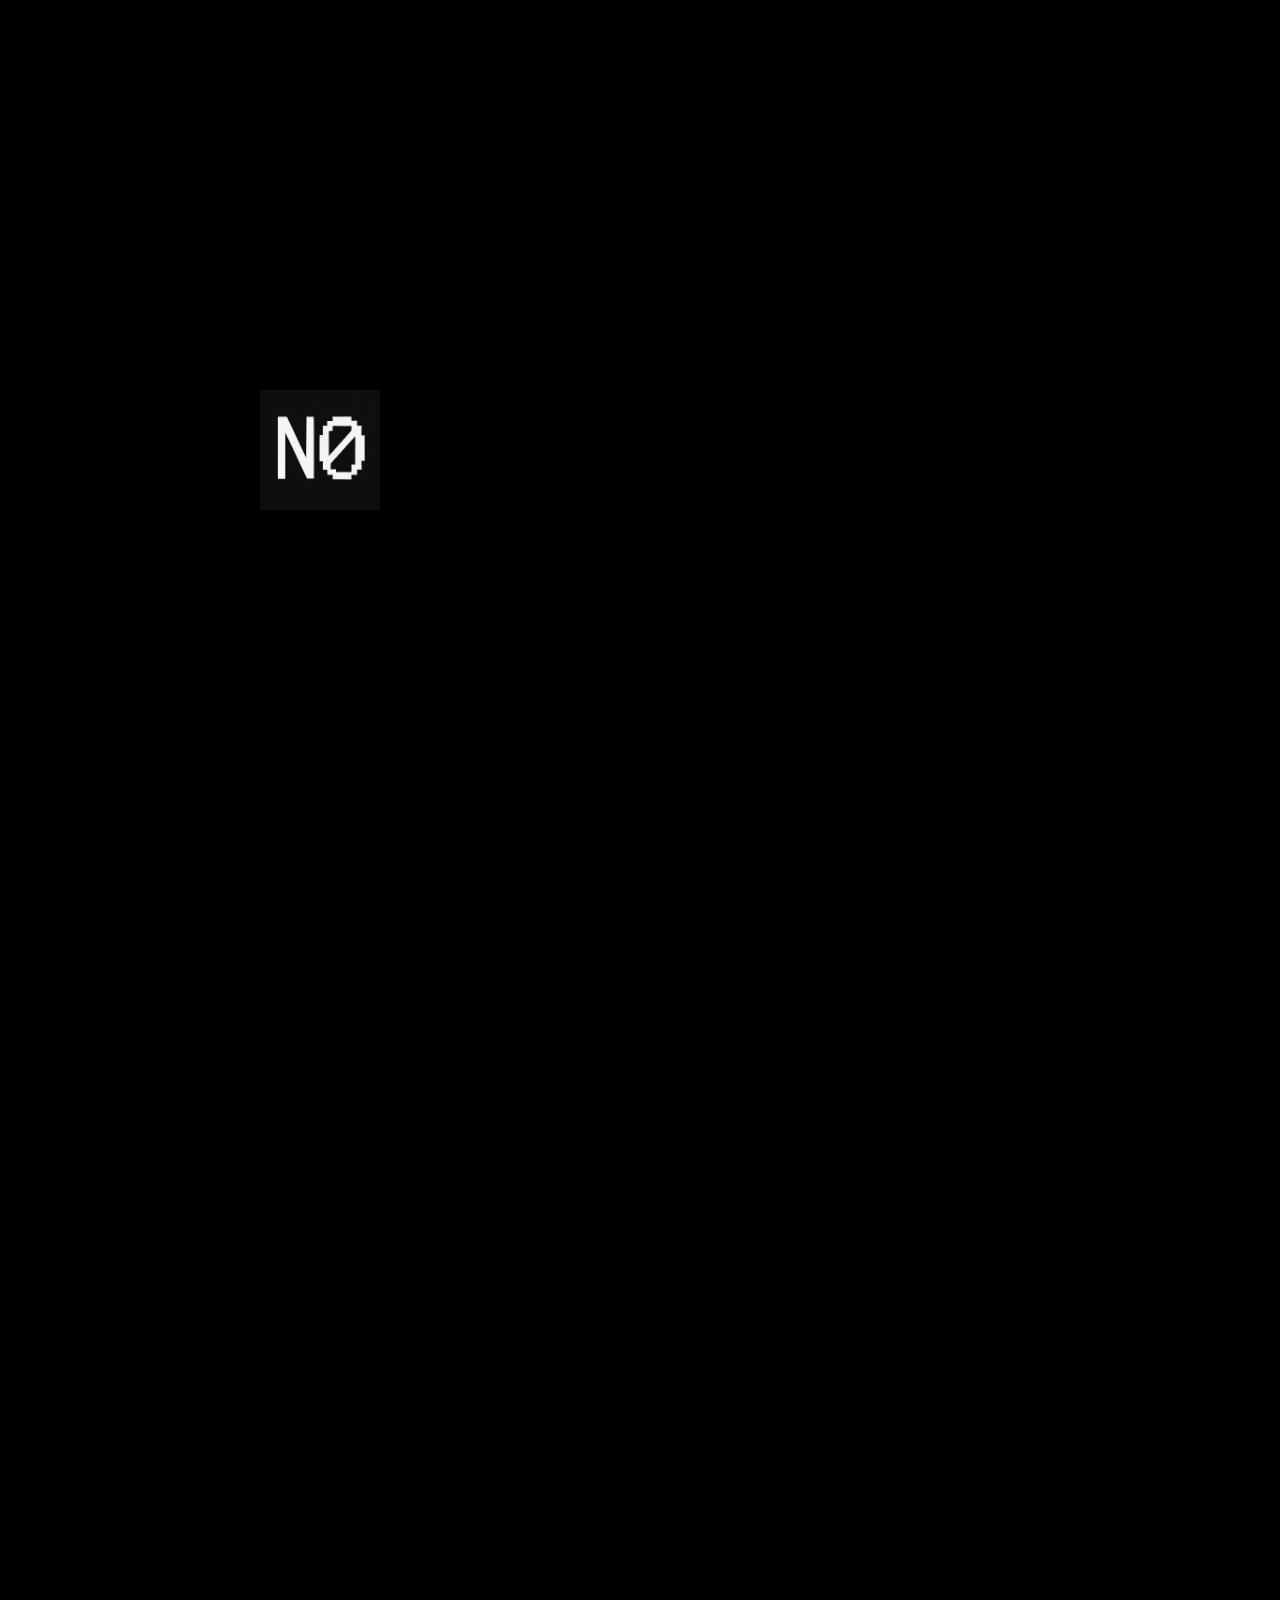
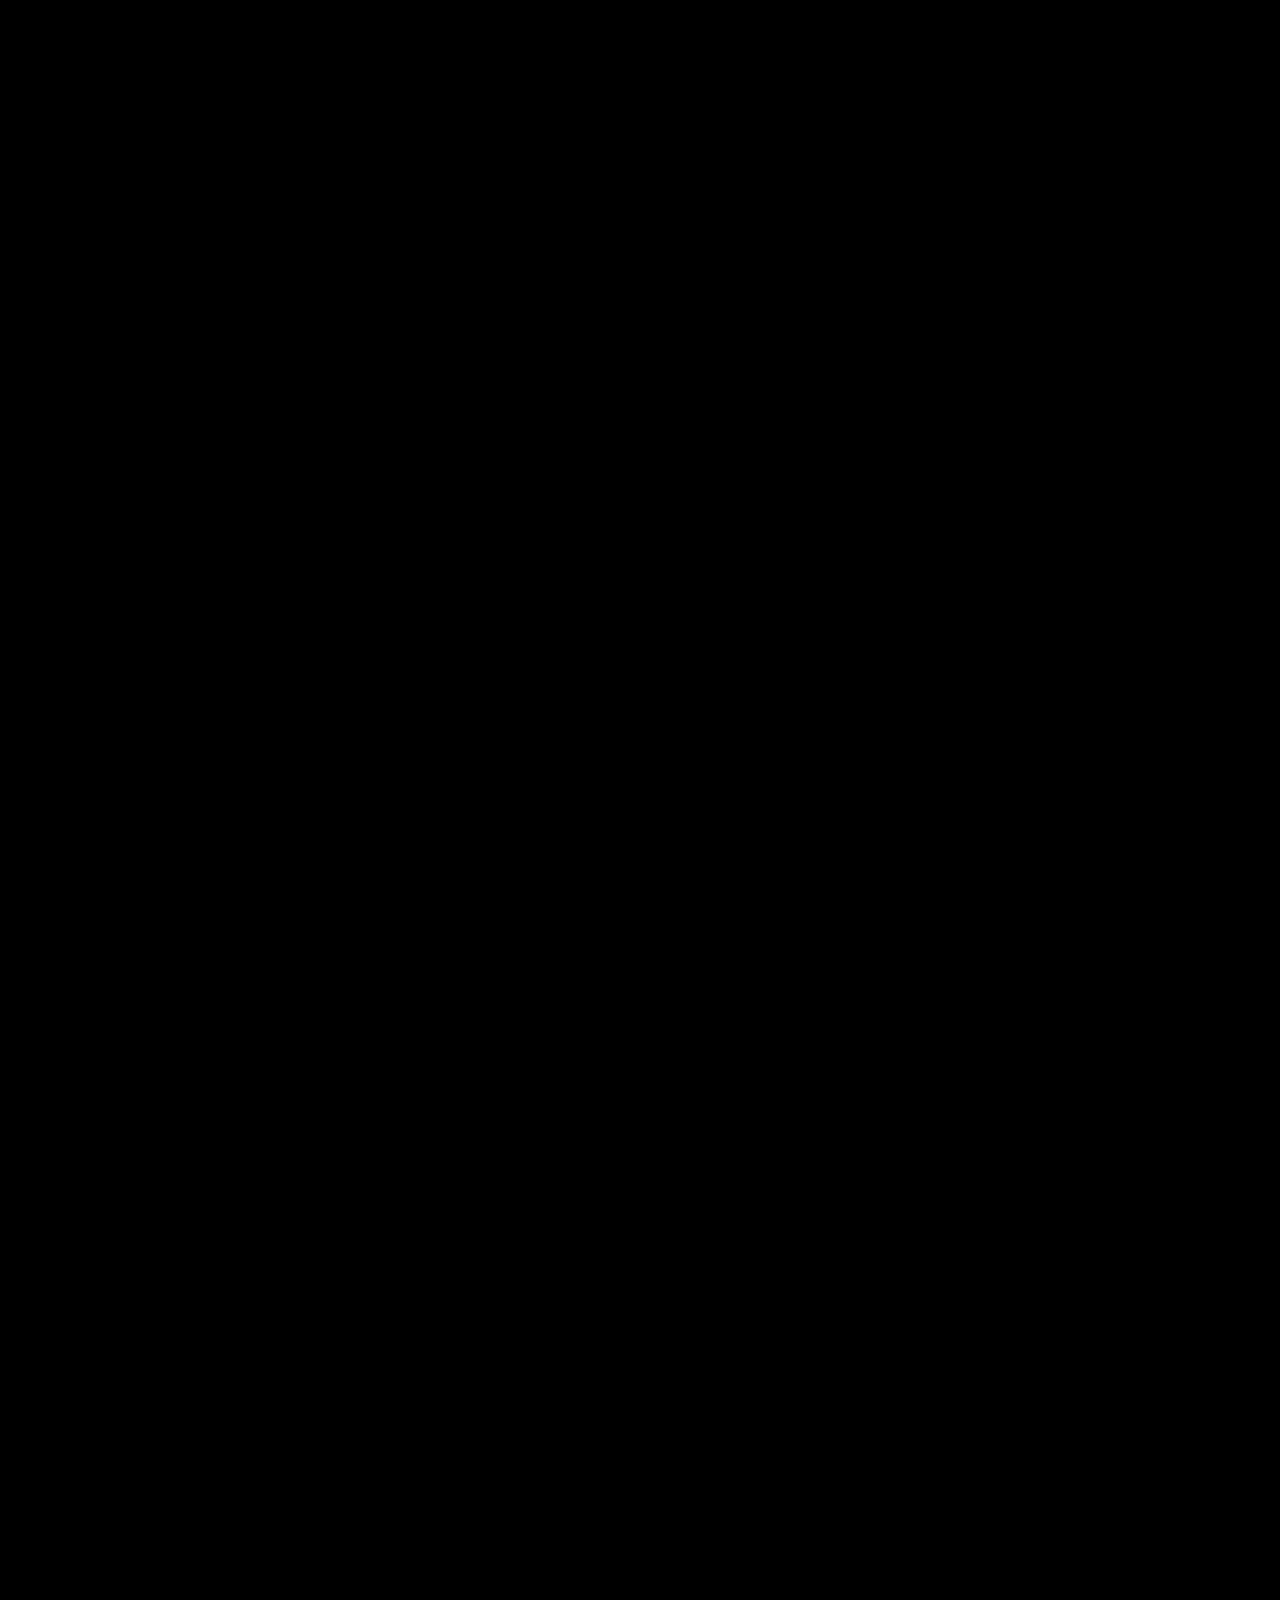
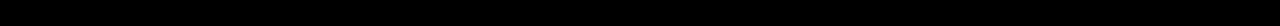
<file: index.html>
<!doctype html>
<html lang="en">
<head>
  <meta charset="utf-8" />
  <meta name="viewport" content="width=device-width, initial-scale=1, viewport-fit=cover">
  <title>Null Labs</title>
  <meta name="description" content="Null Labs — queryable physics & sensor data for intelligent systems." />
  <meta name="theme-color" content="#ffffff" />
  <link rel="icon" type="image/png" href="N0_final-256x256.png" />
  <link rel="preconnect" href="https://fonts.gstatic.com" crossorigin>
  <link href="https://fonts.googleapis.com/css2?family=IBM+Plex+Serif:wght@500;600;700&family=Inter:wght@400;500;600;700&display=swap" rel="stylesheet">

  <link rel="stylesheet" href="style.css">
</head>
<body>

  <!-- HERO ANIMATION (full viewport) -->
  <div class="band band--white">
    <div class="wrap">
      <section class="hero">
        <div style="position:relative">
          <canvas class="hero-canvas" id="nl-particles" aria-hidden="true"></canvas>
          <div class="hero-inner">
            <!-- Hero Logo Animation -->
                          <div class="hero-animation-container">
                <img src="N0_final-256x256.png" alt="Null Labs Logo" class="hero-logo">
                <div class="glitch-stage">
                  <div class="hero-null-labs" id="title">NULL LABS</div>
                  <canvas class="glitch-canvas" id="glitch"></canvas>
                </div>
              </div>
          </div>
        </div>
      </section>
    </div>
  </div>

  <!-- ACCELERATING AUTONOMY SECTION -->
  <div class="band band--black">
    <div class="wrap">
      <section class="accelerating-autonomy">
        <h2 class="section-title">End-to-end Simulation Software</h2>
        <p class="section-text">
          We replace slow, resource-heavy data collection with next-generation simulation. Our engine produces data with proven <span class="highlight-text">sim-to-real transfer</span>.
        </p>
        <p class="platform-text">For any domain, any platform. Build scenarios in virtual worlds to test and train your autonomy.</p>
        <a href="mailto:founders@n0labs.com?subject=Book Demo" class="book-demo-button">Book Demo</a>
        <div class="partners-section">
          <h3 class="partners-title">Partners</h3>
          <div class="partners-logos">
            <!-- Add partner logos here -->
             <img src="ow_logo.png" alt="Overwatch Imaging" class="partner-logo">
             <img src="arl.png" alt="Army Research Lab" class="partner-logo">
             <img src="nvidia_logo.png" alt="NVIDIA" class="partner-logo">
             <img src="mara_logo.jpg" alt="Mara" class="partner-logo">
             <img src="Seal_of_the_Defense_Innovation_Unit.svg" alt="DIU" class="partner-logo">
          </div>
        </div>
      </section>
    </div>
  </div>

  <!-- WHO WE ARE SECTION -->
  <div class="band band--black">
    <div class="wrap">
      <section class="who-we-are">
        <h2 class="section-title">Who We Are</h2>
        <p class="section-text">
          We're a team of researchers and engineers from robotics, computer vision, machine learning, and neuroscience. Our collective experience spans automated AI lab infrastructure at DeepMind, scaling work for state-of-the-art generative models like Gemini Diffusion, semiconductor and neuromorphic computing research at Stanford, and patented ML on the edge technologies.
        </p>
      </section>
    </div>
  </div>

  <!-- BACKERS SECTION -->
  <div class="band band--black">
    <div class="wrap">
      <section class="backers">
        <h2 class="section-title">Our Backers</h2>
        <div class="backers-logos">
          <!-- Add backer logos here -->
           <img src="yc_logo.png" alt="Y Combinator" class="backer-logo">
           <img src="ovo_ventures.png" alt="OVO Ventures" class="backer-logo">
            <img src="pdc.avif" alt="Palm Drive Capital" class="backer-logo backer-logo--palm-drive">
        </div>
      </section>
    </div>
  </div>

  <!-- CONTACT (gray) -->
  <div class="band band--gray">
    <div class="wrap">
      <section>
        <p class="plain-block" style="margin-bottom:0">
          <strong>Let's build</strong>
          Partnerships, pilots, or investment: email us at
          <a href="mailto:founders@nulllabs.com">founders@n0labs.com</a>.
        </p>
      </section>
    </div>
  </div>
</body>

<script>
(() => {
  const title = document.getElementById('title');
  const canvas = document.getElementById('glitch');
  const ctx = canvas.getContext('2d');

  // Fit canvas to the title's bounding box
  function fitCanvas() {
    const rect = title.getBoundingClientRect();
    const stage = title.parentElement;
    const pad = 16; // extra area around text for "around it" glitches
    stage.style.width  = (rect.width  + pad*2) + 'px';
    stage.style.height = (rect.height + pad*2) + 'px';
    // Position stage centered (grid takes care of center)
    canvas.width  = rect.width  + pad*2;
    canvas.height = rect.height + pad*2;
  }
  fitCanvas();
  window.addEventListener('resize', fitCanvas);

  // Derive a sensible "pixel" size from font size
  function getPixelSize() {
    const fs = parseFloat(getComputedStyle(title).fontSize); // px
    // Tuned for readability; tweak factors to taste
    const min = Math.max(6, Math.round(fs * 0.08));    // smallest block - bigger
    const max = Math.max(min+1, Math.round(fs * 0.2)); // largest block - bigger
    return {min, max};
  }

  // Draw one burst of random invert-rectangles
  function glitchBurst() {
    const {min, max} = getPixelSize();
    const w = canvas.width, h = canvas.height;

    // clear previous
    ctx.clearRect(0,0,w,h);

    // A burst: 20–60 blocks for 120–220ms
    const blocks = 20 + Math.floor(Math.random()*40);
    ctx.save();
    
    // Get title bounds for inside/outside detection
    const titleRect = title.getBoundingClientRect();
    const stageRect = title.parentElement.getBoundingClientRect();
    const titleLeft = titleRect.left - stageRect.left;
    const titleRight = titleLeft + titleRect.width;
    const titleTop = titleRect.top - stageRect.top;
    const titleBottom = titleTop + titleRect.height;

    for (let i=0; i<blocks; i++) {
      const bw = randInt(min, max);
      const bh = randInt(min, max);
      // Expand scatter area slightly beyond text bounds
      const x = randInt(-Math.floor(max*1.5), w + Math.floor(max*1.5) - bw);
      const y = randInt(-Math.floor(max*1.5), h + Math.floor(max*1.5) - bh);
      
      // Check if pixel is inside or outside title area
      const pixelCenterX = x + bw/2;
      const pixelCenterY = y + bh/2;
      const isInsideTitle = pixelCenterX >= titleLeft && pixelCenterX <= titleRight && 
                           pixelCenterY >= titleTop && pixelCenterY <= titleBottom;
      
      if (isInsideTitle) {
        // Inside title: use difference mode (white inverts)
        ctx.globalCompositeOperation = 'source-over';
        ctx.fillStyle = '#ffffff';
      } else {
        // Outside title: use black pixels
        ctx.globalCompositeOperation = 'source-over';
        ctx.fillStyle = '#000000';
      }
      
      ctx.fillRect(x, y, bw, bh);
    }
    ctx.restore();

    // Add letter displacement effect
    const letters = title.textContent.split('');
    const letterElements = [];
    
    // Create individual letter spans if they don't exist
    if (!title.querySelector('.letter')) {
      title.innerHTML = letters.map((letter, index) => 
        `<span class="letter" data-index="${index}">${letter}</span>`
      ).join('');
    }
    
    // Apply random displacement to some letters
    const letterSpans = title.querySelectorAll('.letter');
    const glitchClasses = ['letter-glitch-1', 'letter-glitch-2', 'letter-glitch-3', 'letter-glitch-4', 
                          'letter-glitch-5', 'letter-glitch-6', 'letter-glitch-7', 'letter-glitch-8'];
    
    // Clear previous glitch classes
    letterSpans.forEach(span => {
      glitchClasses.forEach(cls => span.classList.remove(cls));
    });
    
    // Apply new glitch to random letters
    const numLettersToGlitch = Math.floor(Math.random() * 4) + 1; // 1-4 letters
    const shuffledIndices = Array.from({length: letterSpans.length}, (_, i) => i)
      .sort(() => Math.random() - 0.5);
    
    for (let i = 0; i < numLettersToGlitch; i++) {
      const letterIndex = shuffledIndices[i];
      const letterSpan = letterSpans[letterIndex];
      const randomGlitchClass = glitchClasses[Math.floor(Math.random() * glitchClasses.length)];
      letterSpan.classList.add(randomGlitchClass);
    }

    // Fade out the burst quickly
    const start = performance.now();
    function fade(now) {
      const t = (now - start) / rand(120, 220); // ms
      const alpha = Math.max(0, 1 - t);
      ctx.globalAlpha = alpha;
      if (alpha > 0) requestAnimationFrame(fade);
      else { 
        ctx.globalAlpha = 1; 
        ctx.clearRect(0,0,w,h);
        // Remove letter displacement after glitch fades
        letterSpans.forEach(span => {
          glitchClasses.forEach(cls => span.classList.remove(cls));
        });
      }
    }
    requestAnimationFrame(fade);
  }

  // Schedule periodic bursts after the move-in animation completes
  title.addEventListener('animationend', () => {
    // More frequent and sporadic: every 0.5–2.5s with random variations
    function loop() {
      glitchBurst();
      
      // 30% chance of immediate second burst
      if (Math.random() < 0.3) {
        setTimeout(glitchBurst, 50 + Math.random()*150);
      }
      
      // 15% chance of third burst
      if (Math.random() < 0.15) {
        setTimeout(glitchBurst, 200 + Math.random()*300);
      }
      
      // Sporadic timing: sometimes very quick, sometimes longer gaps
      const baseDelay = Math.random() < 0.4 ? rand(500, 1200) : rand(1200, 2500);
      const randomVariation = Math.random() < 0.2 ? rand(100, 800) : 0; // 20% chance of extra variation
      setTimeout(loop, baseDelay + randomVariation);
    }
    loop();
  }, { once:true });

  // helpers
  function rand(min, max) { return min + Math.random()*(max-min); }
  function randInt(min, max) { return Math.floor(rand(min, max+1)); }
})();

// Modal functionality
document.addEventListener('DOMContentLoaded', function() {
  const modal = document.getElementById('contactModal');
  const closeBtn = document.querySelector('.close');

  // Close modal when X is clicked
  closeBtn.addEventListener('click', function() {
    modal.style.display = 'none';
    document.body.style.overflow = 'auto'; // Restore scrolling
  });

  // Close modal when clicking outside of it
  window.addEventListener('click', function(e) {
    if (e.target === modal) {
      modal.style.display = 'none';
      document.body.style.overflow = 'auto';
    }
  });
});
</script>
</html>
</file>
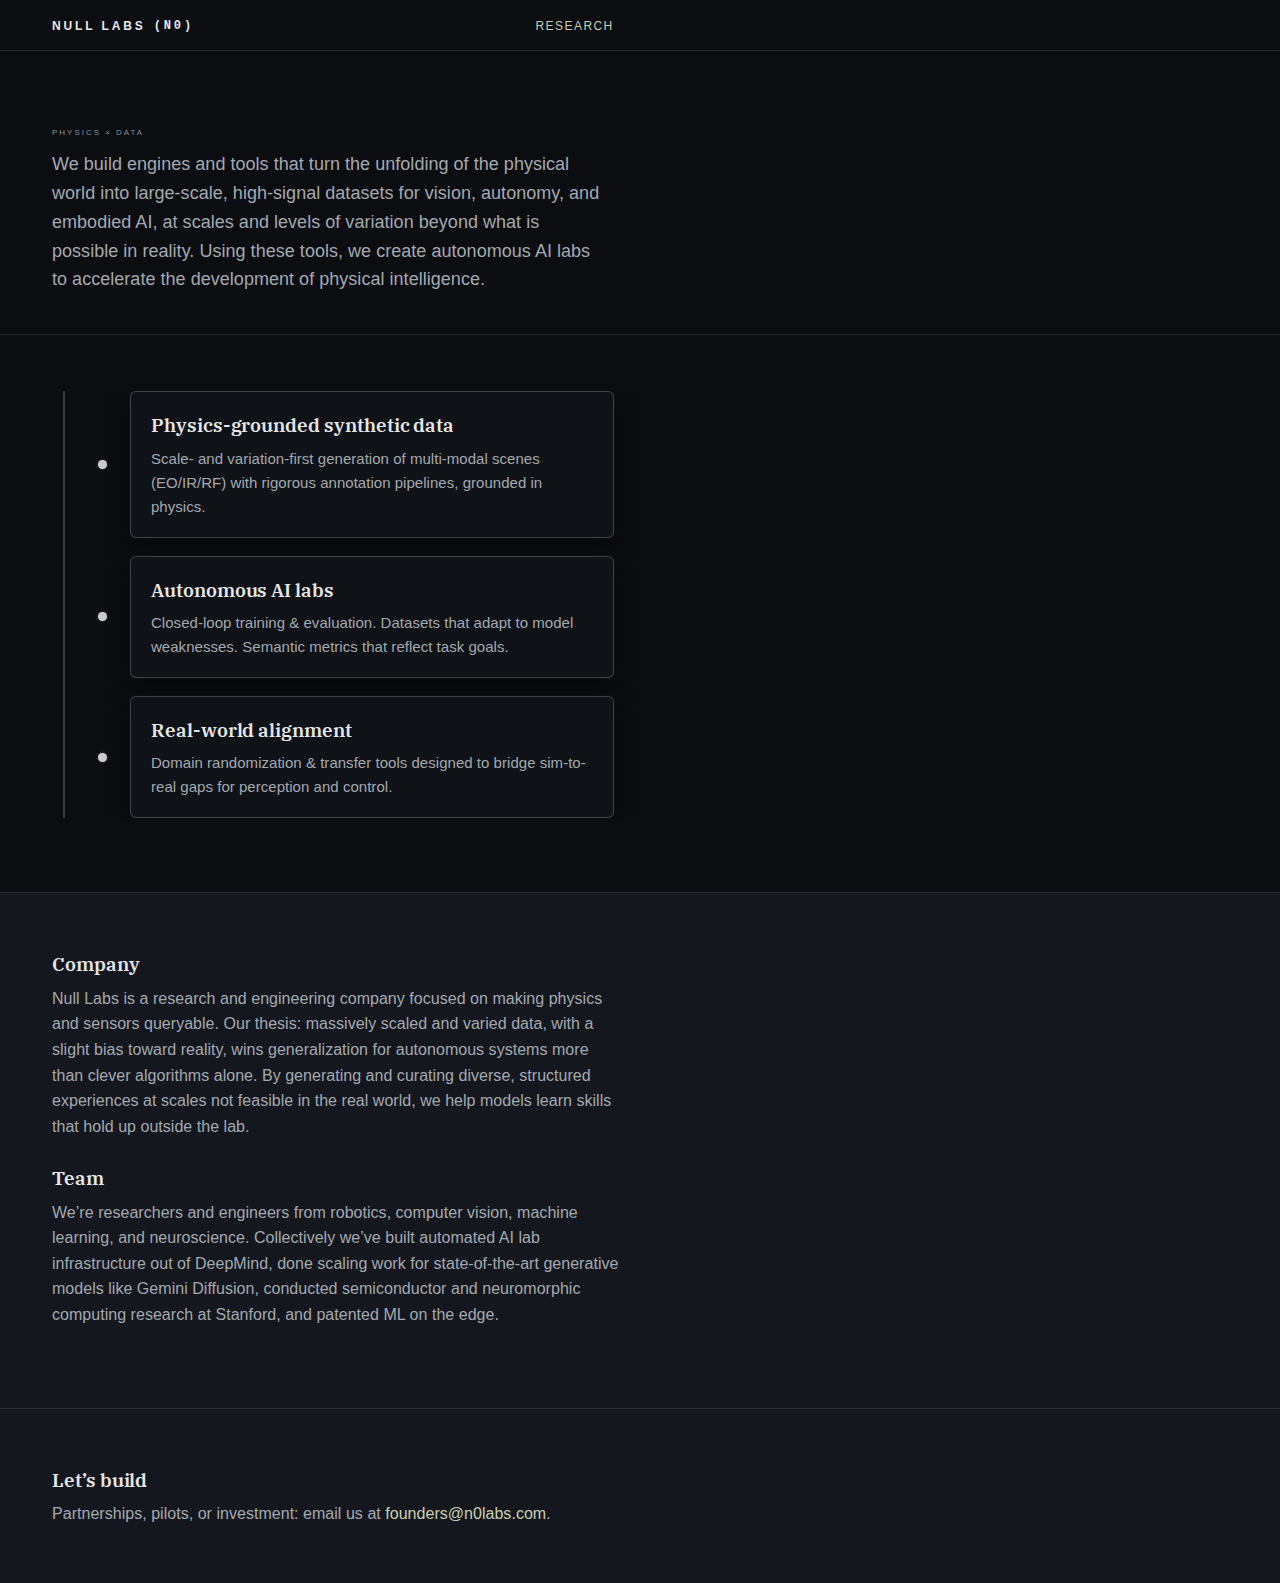
<file: null_labs/index.html>
<!doctype html>
<html lang="en">
<head>
  <meta charset="utf-8" />
  <meta name="viewport" content="width=device-width, initial-scale=1" />
  <title>Null Labs</title>
  <meta name="description" content="Null Labs — queryable physics & sensor data for intelligent systems." />
  <meta name="theme-color" content="#0b0d10" />
  <link rel="icon" type="image/png" href="N0_final-256x256.png" />
  <link rel="preconnect" href="https://fonts.gstatic.com" crossorigin>
  <link href="https://fonts.googleapis.com/css2?family=IBM+Plex+Serif:wght@500;600;700&display=swap" rel="stylesheet">

  <style>
    :root{
      /* Palette */
      --bg-dark:#0b0d10;   /* hero + timeline */
      --bg-gray:#14181e;   /* company + team + contact */
      --panel:#0f1216;
      --fg:#e6e7e9;
      --muted:#a4a9b0;
      --muted-2:#8a9097;
      --line:rgba(230,231,233,0.12);
      --line-strong:rgba(230,231,233,0.22);
      --accent:#c9cfb0;

      /* Layout & type */
      --maxw:1200px;

      /* EVEN MORE LEFT-BIASED */
      --pad-left:clamp(0px,1.5vw,12px);
      --pad-right:clamp(300px,34vw,800px);

      /* Single content measure: sets the global RIGHT EDGE for all text & cards */
      --col: clamp(480px, 64ch, 760px);

      --radius:6px;
      --shadow:0 0 0 1px rgba(255,255,255,0.02), 0 8px 24px rgba(0,0,0,0.45);

      --fs-base:16px;
      --lh:1.6;
      --lead:18px;
      --h3:19px;

      /* Timeline columns */
      --line-col:22px;      /* column holding the vertical line */
      --gap-col:56px;       /* space between line and card (dot centered here) */
      --timeline-width:2px;
      --timeline-dot:9px;
    }

    *{box-sizing:border-box}
    html,body{height:100%}
    body{
      margin:0;
      background:var(--bg-dark);
      color:var(--fg);
      font-family:ui-sans-serif,-apple-system,BlinkMacSystemFont,"Segoe UI",Roboto,Inter,"Helvetica Neue",Arial,sans-serif;
      font-size:var(--fs-base);
      line-height:var(--lh);
      letter-spacing:.002em;
      -webkit-font-smoothing:antialiased;
      -moz-osx-font-smoothing:grayscale;
      word-wrap:break-word;
      overflow-x:hidden;
    }

    a{color:var(--accent);text-decoration:none}
    a:hover{text-decoration:underline}

    /* Full-bleed bands so color transitions align exactly at section boundaries */
    .band{
      position:relative;
      left:50%;
      right:50%;
      margin-left:-50vw;
      margin-right:-50vw;
      width:100vw;
    }
    .band--dark{background:var(--bg-dark); border-top:1px solid var(--line);}
    .band--gray{background:var(--bg-gray); border-top:1px solid var(--line);}

    .wrap{max-width:var(--maxw); margin:0 auto; padding-left:var(--pad-left); padding-right:var(--pad-right)}
    header{display:flex; align-items:center; justify-content:flex-start; padding:12px 0; }
    .brand{font-weight:700; font-size:12px; letter-spacing:.24em; display:flex; align-items:center; gap:8px; text-transform:uppercase}
    .slashed-zero{font-family:ui-monospace,SFMono-Regular,Menlo,Monaco,Consolas,monospace; font-feature-settings:"zero"}

    section{padding:56px 0}
    .hero{padding-top:72px; padding-bottom:40px}
    .hero-canvas{position:absolute; inset:0; width:100%; height:100%; display:block; opacity:.8; pointer-events:none}
    .hero-inner{position:relative; text-align:left; width:var(--col);} /* left-hug, shared right edge */
    .eyebrow{font-variant-caps:all-small-caps; font-size:11px; letter-spacing:.18em; color:var(--muted-2); margin-bottom:10px}

    /* Title == paragraph (identical styling) */
    .research-line{
      margin:0 20px 0 0;
      font-size:var(--lead);
      color:var(--muted);
      font-weight:400;
    }

    /* TIMELINE: right edge = --col; clip anything past that boundary */
    .timeline{
      position:relative;
      width:calc(var(--line-col) + var(--gap-col) + var(--col));
      overflow:clip; /* HARD CROP to global right edge */
    }
    .timeline::before{
      content:"";
      position:absolute; top:0; bottom:0;
      left:calc(var(--line-col)/2);
      width:var(--timeline-width);
      background:var(--line-strong);
      border-radius:1px;
    }
    .t-row{
      display:grid;
      grid-template-columns:var(--line-col) var(--gap-col) var(--col);
      align-items:center;          /* centers dot vertically with card */
      margin-bottom:18px;
    }
    .t-dot{
      grid-column:2; justify-self:center;
      width:var(--timeline-dot); height:var(--timeline-dot);
      background:#c7cbd1; border:1px solid rgba(255,255,255,.3); border-radius:50%;
      box-shadow:0 0 0 2px rgba(255,255,255,.05);
    }
    .t-card{
      grid-column:3;
      background:var(--panel);
      border:1px solid var(--line-strong);
      border-radius:var(--radius);
      padding:18px 20px;
      box-shadow:var(--shadow);
      transition:transform .15s ease, box-shadow .15s ease, border-color .15s ease;
      width:85%;                 /* fill the --col column exactly */
      max-width:var(--col);       /* NEVER exceed shared right edge */
    }
    .t-card:hover{
      transform:translateY(-1px);
      box-shadow:0 0 0 1px rgba(255,255,255,.04), 0 16px 28px rgba(0,0,0,.55);
      border-color:rgba(230,231,233,.32);
    }
    .t-card h3{margin:0 0 6px; font-size:var(--h3); font-weight:600; letter-spacing:-.003em; font-family:"IBM Plex Serif",ui-serif,Georgia,"Times New Roman",serif}
    .t-card p{margin:0; color:var(--muted); font-size:15px}

    /* Company/Team blocks share the same measure so their right edge matches cards/hero */
    .plain-block{
      width:var(--col);
      color:var(--muted);
      margin:0 0 24px 0;
      text-align:left;
    }
    .plain-block strong{
      color:var(--fg);
      display:block;
      font-size:19px;
      margin-bottom:6px;
      font-weight:600;
      font-family:"IBM Plex Serif",ui-serif,Georgia,"Times New Roman",serif;
      letter-spacing:-.003em;
    }

    header a.brand {
      color: var(--fg);
      text-decoration: none;
    }

    /* Replace your existing .research-link hover/active rules with these */
    /* Keep brand + nav in one row; align to your global measure */
.header-row{
  display:flex;
  align-items:baseline;   /* baselines aligned; use 'center' if you prefer visual centering */
  gap:20px;
  width:var(--col);       /* matches the right edge of main content/cards */
}

/* Push the nav (Research) to the right edge of the header row */
.primary-nav{ margin-left:auto; }

/* Research link: remove fixed margin; enable braces without layout shift */
.research-link{
  color:var(--accent);
  font-size:12px;
  letter-spacing:.12em;
  text-transform:uppercase;
  text-decoration:none;
  margin:0;
}

/* Reserve brace space so text never moves */
.research-link::before,
.research-link::after{
  display:inline-block;
  opacity:0;                 /* hidden but still reserving space */
  transition:opacity 120ms ease;
}
.research-link::before{
  content:"[";
  margin-right:0.25em;
}
.research-link::after{
  content:"]";
  margin-left:0.25em;
}

/* Hover shows braces (no underline) */
.research-link:hover{ text-decoration:none; }
.research-link:hover::before,
.research-link:hover::after{ opacity:1; }

/* Active page keeps braces on:
   works with either .active OR aria-current="page" */
.research-link.active::before,
.research-link.active::after,
.research-link[aria-current="page"]::before,
.research-link[aria-current="page"]::after{
  opacity:1;
}

    /* Optional: keep long URLs inside the right edge */
    .plain-block a{word-break:break-all}
  </style>
</head>
<body>
  <div class="wrap">
    <header class="header-row">
      <a href="null_labs.html" class="brand">NULL LABS <span class="slashed-zero">(N0)</span></a>
      <nav class="primary-nav">
        <a href="research.html" class="research-link">Research</a>
      </nav>
    </header>

  </div>

  <!-- HERO (dark) -->
  <div class="band band--dark">
    <div class="wrap">
      <section class="hero">
        <div style="position:relative">
          <canvas class="hero-canvas" id="nl-particles" aria-hidden="true"></canvas>
          <div class="hero-inner">
            <div class="eyebrow">Physics × Data</div>
            <p class="research-line">
              We build engines and tools that turn the unfolding of the physical world into 
              large-scale, high-signal datasets for vision, autonomy, and embodied AI, at scales and levels of variation beyond
              what is possible in reality. Using these tools, we create autonomous AI labs to accelerate the development of physical intelligence.
            </p>
          </div>
        </div>
      </section>
    </div>
  </div>

  <!-- TIMELINE (dark) -->
  <div class="band band--dark">
    <div class="wrap">
      <section>
        <div class="timeline" aria-label="Capabilities timeline">
          <div class="t-row">
            <div class="t-dot"></div>
            <article class="t-card">
              <h3>Physics-grounded synthetic data</h3>
              <p>Scale- and variation-first generation of multi-modal scenes (EO/IR/RF) with rigorous annotation pipelines, grounded in physics.</p>
            </article>
          </div>
          <div class="t-row">
            <div class="t-dot"></div>
            <article class="t-card">
              <h3>Autonomous AI labs</h3>
              <p>Closed-loop training & evaluation. Datasets that adapt to model weaknesses. Semantic metrics that reflect task goals.</p>
            </article>
          </div>
          <div class="t-row">
            <div class="t-dot"></div>
            <article class="t-card">
              <h3>Real-world alignment</h3>
              <p>Domain randomization & transfer tools designed to bridge sim-to-real gaps for perception and control.</p>
            </article>
          </div>
        </div>
      </section>
    </div>
  </div>

  <!-- COMPANY/TEAM (gray) — background shift is banded and aligned at this boundary -->
  <div class="band band--gray">
    <div class="wrap">
      <section>
        <p class="plain-block">
          <strong>Company</strong>
          Null Labs is a research and engineering company focused on making physics and sensors queryable. Our thesis: massively scaled and varied data, with a slight bias toward reality, wins generalization for autonomous systems more than clever algorithms alone. By generating and curating diverse, structured experiences at scales not feasible in the real world, we help models learn skills that hold up outside the lab.
        </p>
        <p class="plain-block">
          <strong>Team</strong>
          We’re researchers and engineers from robotics, computer vision, machine learning, and neuroscience. Collectively we’ve built automated AI lab infrastructure out of DeepMind, done scaling work for state-of-the-art generative models like Gemini Diffusion, conducted semiconductor and neuromorphic computing research at Stanford, and patented ML on the edge.
        </p>
      </section>
    </div>
  </div>

  <!-- CONTACT (gray) -->
  <div class="band band--gray">
    <div class="wrap">
      <section>
        <p class="plain-block" style="margin-bottom:0">
          <strong>Let’s build</strong>
          Partnerships, pilots, or investment: email us at
          <a href="mailto:founders@nulllabs.com">founders@n0labs.com</a>.
        </p>
      </section>
    </div>
  </div>
</body>
</html>
</file>
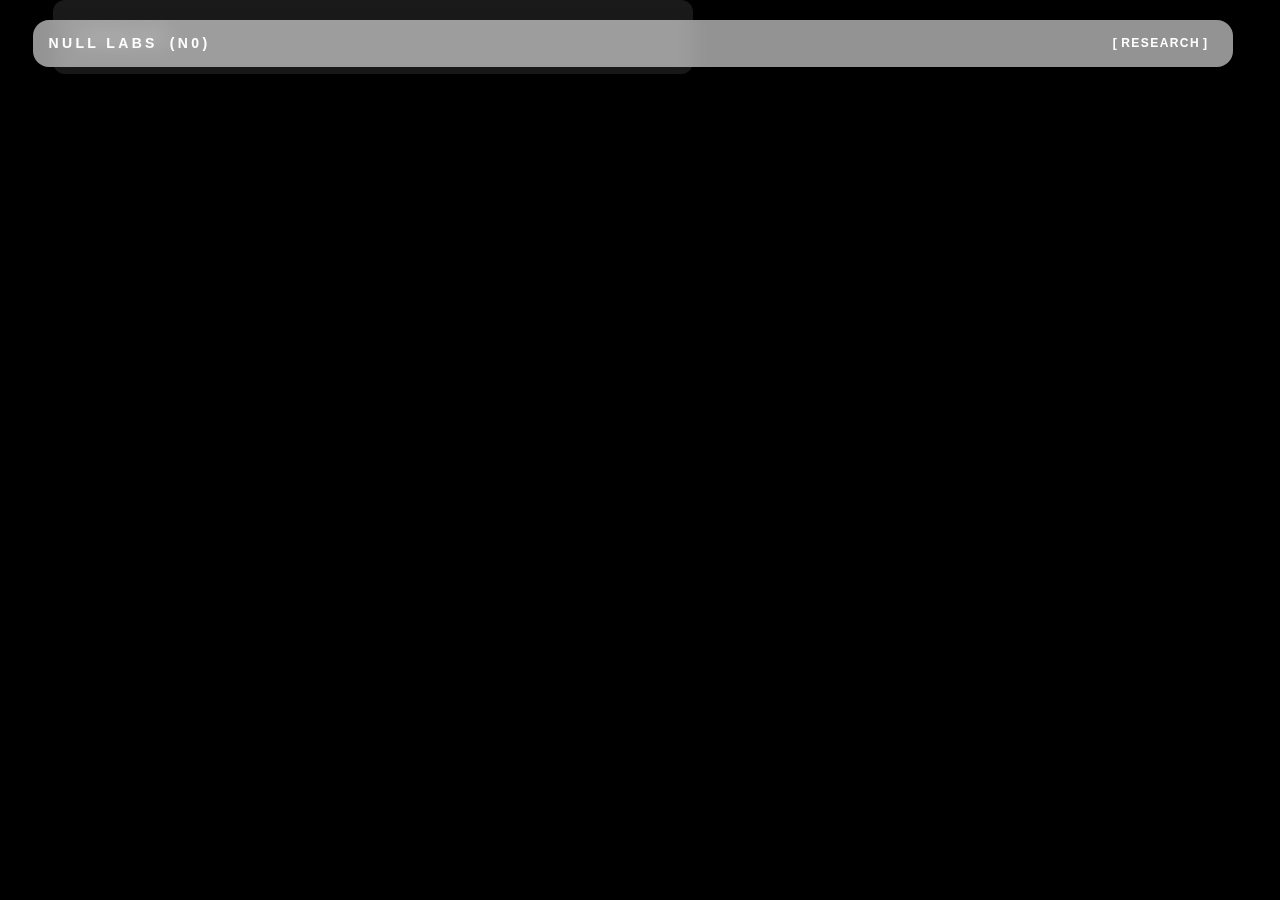
<file: research/index.html>
<!doctype html>
<html lang="en">
<head>
  <meta charset="utf-8" />
  <meta name="viewport" content="width=device-width, initial-scale=1" />
  <title>Research – Null Labs</title>
  <meta name="description" content="Null Labs — Research" />
  <meta name="theme-color" content="#0b0d10" />
  <link rel="icon" type="image/png" href="../N0_final-256x256.png" />
  <link rel="preconnect" href="https://fonts.gstatic.com" crossorigin>
  <link href="https://fonts.googleapis.com/css2?family=IBM+Plex+Serif:wght@500;600;700&display=swap" rel="stylesheet">

  <link rel="stylesheet" href="../style.css?v=2">

</head>
<body>
  <div class="wrap">
    <header class="header-row">
      <a href="/" class="brand">NULL LABS <span class="slashed-zero">(N0)</span></a>
      <nav class="primary-nav">
        <a href="/research/" class="research-link" aria-current="page">Research</a>
      </nav>
    </header>
  </div>

  <main class="wrap">
    <div class="plain-block">
      coming soon
    </div>
  </main>
</body>
</html>
</file>
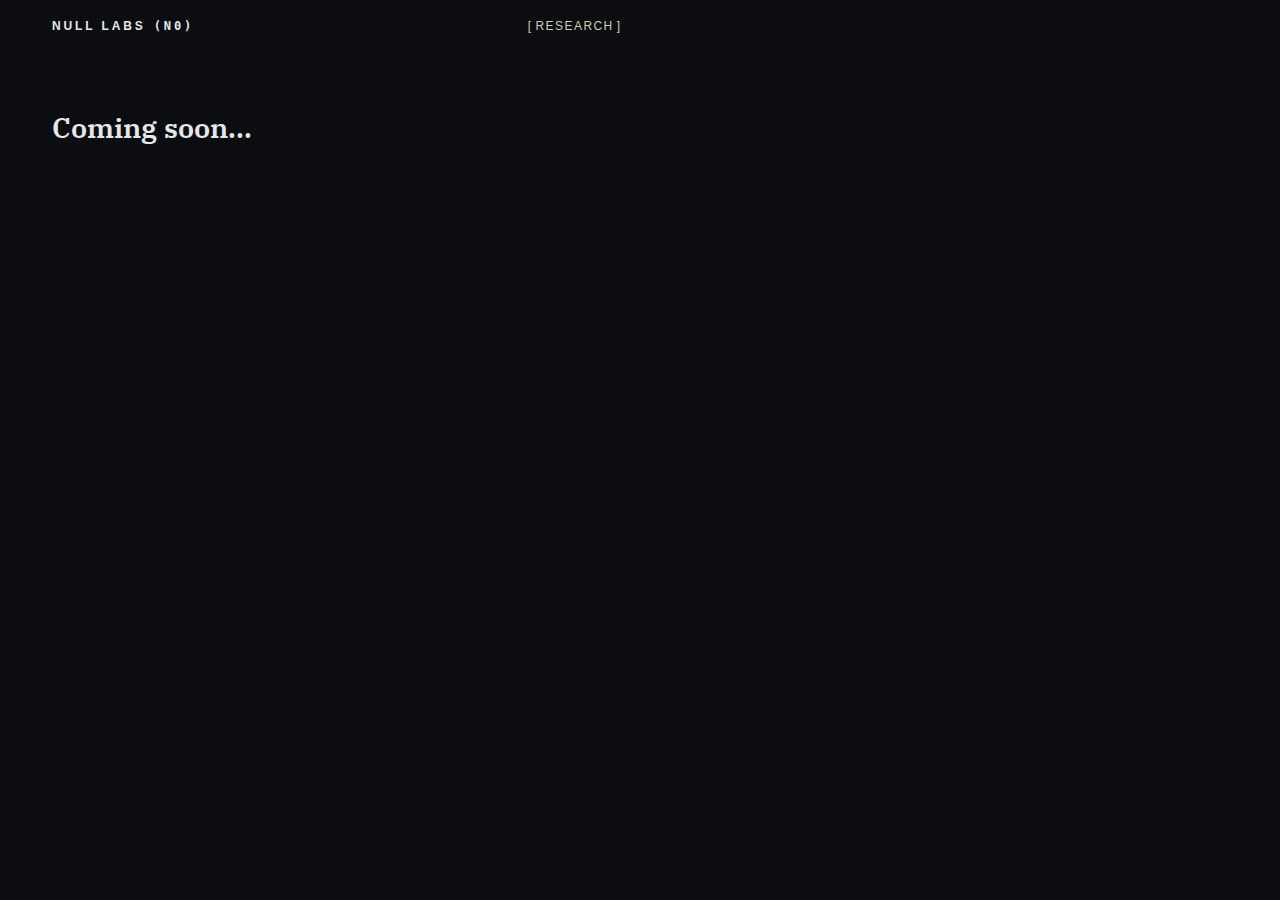
<file: research.html>
<!doctype html>
<html lang="en">
<head>
  <meta charset="utf-8" />
  <meta name="viewport" content="width=device-width, initial-scale=1" />
  <title>Research – Null Labs</title>
  <meta name="description" content="Null Labs — Research" />
  <meta name="theme-color" content="#0b0d10" />
  <link rel="icon" type="image/png" href="N0_final-256x256.png" />
  <link rel="preconnect" href="https://fonts.gstatic.com" crossorigin>
  <link href="https://fonts.googleapis.com/css2?family=IBM+Plex+Serif:wght@500;600;700&display=swap" rel="stylesheet">

  <style>
    :root{
      --bg-dark:#0b0d10;
      --bg-gray:#14181e;
      --panel:#0f1216;
      --fg:#e6e7e9;
      --muted:#a4a9b0;
      --muted-2:#8a9097;
      --line:rgba(230,231,233,0.12);
      --accent:#c9cfb0;
      --maxw:1200px;
      --pad-left:clamp(0px,1.5vw,12px);
      --pad-right:clamp(300px,34vw,800px);
      --col: clamp(480px, 64ch, 760px);
      --fs-base:16px;
      --lh:1.6;
    }

    *{box-sizing:border-box}
    html,body{height:100%}
    body{
      margin:0;
      background:var(--bg-dark);
      color:var(--fg);
      font-family:ui-sans-serif,-apple-system,BlinkMacSystemFont,"Segoe UI",Roboto,Inter,"Helvetica Neue",Arial,sans-serif;
      font-size:var(--fs-base);
      line-height:var(--lh);
      letter-spacing:.002em;
      -webkit-font-smoothing:antialiased;
      -moz-osx-font-smoothing:grayscale;
    }

    a{color:var(--accent);text-decoration:none}
    a:hover{text-decoration:underline}

    .wrap{max-width:var(--maxw); margin:0 auto; padding-left:var(--pad-left); padding-right:var(--pad-right)}

    header{
      display:flex;
      align-items:center;
      justify-content:flex-start;
      padding:12px 0;
    }

    .brand{
      font-weight:700;
      font-size:12px;
      letter-spacing:.24em;
      display:flex;
      align-items:center;
      gap:8px;
      text-transform:uppercase;
      color:var(--fg);
      text-decoration:none; /* No underline normally */
    }
    .brand:hover{
      text-decoration:none; /* No underline on hover */
    }

    .slashed-zero{
      font-family:ui-monospace,SFMono-Regular,Menlo,Monaco,Consolas,monospace;
      font-feature-settings:"zero";
    }

    /* Replace your existing .research-link hover/active rules with these */
/* Keep brand + nav in one row; align to your global measure */
.header-row{
  display:flex;
  align-items:baseline;   /* baselines aligned; use 'center' if you prefer visual centering */
  gap:20px;
  width:var(--col);       /* matches the right edge of main content/cards */
}

/* Push the nav (Research) to the right edge of the header row */
.primary-nav{ margin-left:auto; }

/* Research link: remove fixed margin; enable braces without layout shift */
.research-link{
  color:var(--accent);
  font-size:12px;
  letter-spacing:.12em;
  text-transform:uppercase;
  text-decoration:none;
  margin:0;
}

/* Reserve brace space so text never moves */
.research-link::before,
.research-link::after{
  display:inline-block;
  opacity:0;                 /* hidden but still reserving space */
  transition:opacity 120ms ease;
}
.research-link::before{
  content:"[";
  margin-right:0.25em;
}
.research-link::after{
  content:"]";
  margin-left:0.25em;
}

/* Hover shows braces (no underline) */
.research-link:hover{ text-decoration:none; }
.research-link:hover::before,
.research-link:hover::after{ opacity:1; }

/* Active page keeps braces on:
   works with either .active OR aria-current="page" */
.research-link.active::before,
.research-link.active::after,
.research-link[aria-current="page"]::before,
.research-link[aria-current="page"]::after{
  opacity:1;
}

/* Brand never underlines */
.brand{ color:var(--fg); text-decoration:none; }
.brand:hover{ text-decoration:none; }

/* (Optional) Slightly tame extreme right padding if Chrome feels “pushed right” */
@media (min-width: 900px){
  :root{
    /* Adjust if Chrome still looks too far right on your machine */
    --pad-right: clamp(260px, 30vw, 720px);
  }
}


    main{
      padding:56px 0;
    }

    h1{
      font-family:"IBM Plex Serif",ui-serif,Georgia,"Times New Roman",serif;
      font-size:28px;
      font-weight:600;
      margin:0;
      width:var(--col);
    }
  </style>
</head>
<body>
  <div class="wrap">
    <header class="header-row">
      <a href="null_labs.html" class="brand">NULL LABS <span class="slashed-zero">(N0)</span></a>
      <nav class="primary-nav">
        <a href="research.html" class="research-link" aria-current="page">Research</a>
      </nav>
    </header>
  </div>

  <main class="wrap">
    <h1>Coming soon...</h1>
  </main>
</body>
</html>
</file>
<file: style.css>
/* =========================
   Null Labs — Modern Black Theme
   ========================= */

/* ---------- Variables ---------- */
:root{
  /* Palette - Black Theme */
  --bg-white: #000000;
  --bg-light: #111111;
  --bg-gray: #1a1a1a;
  --bg-black: #000000;
  --panel: #1a1a1a;
  --fg: #ffffff;
  --muted: #cccccc;
  --muted-2: #aaaaaa;
  --line: rgba(255,255,255,0.08);
  --line-strong: rgba(255,255,255,0.15);
  --accent: #60a5fa;
  --accent-hover: #3b82f6;

  /* Typography & layout */
  --fs-base: 16px;
  --lh: 1.6;
  --h3: 19px;

  /* Card look */
  --radius: 12px;
  --shadow: 0 4px 20px rgba(0,0,0,0.08);
  --shadow-hover: 0 8px 30px rgba(0,0,0,0.12);

  /* Measures (mobile-first) */
  --maxw: 1200px;
  --col: 60ch;
  --pad-right: 16px;

  /* Safe area (iOS) */
  --gutter-xs: 16px;
  --gutter-left-mobile: max(var(--gutter-xs), env(safe-area-inset-left));
  --gutter-right-mobile: max(var(--gutter-xs), env(safe-area-inset-right));
}

/* ---------- Base ---------- */
*{ box-sizing: border-box; }
html, body{ height: 100%; }
html{ scrollbar-gutter: stable; overflow-y: scroll; }
body{
  margin: 0;
  padding-top: 0;
  background: var(--bg-white);
  color: var(--fg);
  font-family: -apple-system, BlinkMacSystemFont, "Segoe UI", Roboto, Inter, "Helvetica Neue", Arial, sans-serif;
  font-size: var(--fs-base);
  line-height: var(--lh);
  -webkit-font-smoothing: antialiased;
  -moz-osx-font-smoothing: grayscale;
  overflow-x: hidden;
  letter-spacing: .002em;
}

a{ color: var(--accent); text-decoration: none; transition: color 0.2s ease; }
a:hover{ color: var(--accent-hover); text-decoration: none; }

/* ---------- Logo Animation ---------- */

a:not(.brand) {
  color: var(--accent);
  text-decoration: none;
  transition: color 0.2s ease;
}
a:not(.brand):hover { color: var(--accent-hover); }
a:not(.brand):visited { color: var(--accent); }

/* Brand link: never change color, just show pointer */
.brand,
.brand:link,
.brand:visited,
.brand:hover,
.brand:active,
.brand:focus {
  color: var(--fg);
  text-decoration: none;
  cursor: pointer;
  -webkit-tap-highlight-color: transparent; /* kills blue tap highlight on WebKit */
  user-select: none;                         /* avoids accidental selection blue */
}

/* Optional: accessible focus style (keyboard users) */
.brand:focus-visible {
  outline: 2px solid var(--accent);
  outline-offset: 4px;
}

/* In case some browsers add a border to linked images */
.brand img { border: 0; display: block; }

.brand {
  font-weight: 700;
  font-size: 14px;
  letter-spacing: .24em;
  display: flex;
  align-items: center;
  gap: 12px;
  text-transform: uppercase;
  color: var(--fg);
  text-decoration: none;
  position: relative;
}

.brand:hover{ text-decoration: none; }

/* Header Logo - No Animation */
.header-logo {
  width: 32px;
  height: 32px;
}

/* Hero Logo Animation */
.hero-logo {
  width: clamp(80px, 10vw, 120px);
  height: clamp(80px, 10vw, 120px);
  display: block;
  animation: logoPushAnimation 3s ease forwards;
  align-self: center;
}

@keyframes logoPushAnimation {
  0% {
    opacity: 1;
    transform: translateX(0) scale(1);
  }
  60% {
    opacity: 1;
    transform: translateX(0) scale(1);
  }
  80% {
    opacity: 0;
    transform: translateX(-100px) scale(0.8);
  }
  100% {
    opacity: 0;
    transform: translateX(-100px) scale(0.8);
  }
}

.hero-wordmark {
  opacity: 0;
  animation: heroWordmarkSlideIn 2s ease forwards;
  animation-delay: 1s;
  font-size: 48px;
  font-weight: 700;
  letter-spacing: .24em;
  text-transform: uppercase;
  color: var(--fg);
  text-align: center;
  margin: 0 auto 40px auto;
}

@keyframes heroWordmarkSlideIn {
  0% {
    opacity: 0;
    transform: translateX(200px);
  }
  100% {
    opacity: 1;
    transform: translateX(0);
  }
}

@keyframes taglineFadeIn {
  0% {
    opacity: 0;
    transform: translateY(20px);
  }
  100% {
    opacity: 1;
    transform: translateY(0);
  }
}

.hero-tagline {
  opacity: 0;
  animation: taglineFadeIn 2s ease forwards;
  animation-delay: 3s;
  font-size: 18px;
  font-weight: 400;
  color: var(--muted);
  text-align: center;
  max-width: 600px;
  margin: 0 auto;
  line-height: 1.6;
}

/* Hero Animation Container */
.hero-animation-container {
  display: flex;
  align-items: center;
  justify-content: flex-start;
  gap: clamp(20px, 4vw, 40px);
  width: 100%;
  height: 100vh;
  position: relative;
  padding-left: clamp(20px, 15vw, 230px);
}

.hero-n0 {
  font-size: 120px;
  font-weight: 900;
  color: var(--fg);
  text-align: center;
  animation: n0Animation 3s ease forwards;
  font-family: -apple-system, BlinkMacSystemFont, "Segoe UI", Roboto, Inter, "Helvetica Neue", Arial, sans-serif;
  font-feature-settings: "zero";
}

@keyframes n0Animation {
  0% {
    opacity: 1;
    transform: translateX(0) scale(1);
  }
  60% {
    opacity: 1;
    transform: translateX(0) scale(1);
  }
  80% {
    opacity: 1;
    transform: translateX(-100px) scale(0.8);
  }
  100% {
    opacity: 1;
    transform: translateX(-100px) scale(0.8);
  }
}

.hero-null-labs {
  opacity: 0;
  animation: nullLabsPushIn 2s ease forwards;
  animation-delay: 1s;
  font-size: clamp(24px, 4vw, 48px);
  font-weight: 700;
  letter-spacing: clamp(0.1em, 0.5vw, 0.24em);
  text-transform: uppercase;
  color: var(--fg);
  text-align: center;
  position: relative;
  white-space: nowrap;
  user-select: none;
  transition: transform 0.1s ease;
  margin: 0 auto;
  display: block;
}

@keyframes nullLabsPushIn {
  0% {
    opacity: 0;
    transform: translateX(clamp(100px, 15vw, 200px));
  }
  100% {
    opacity: 1;
    transform: translateX(0);
  }
}

.glitch-stage {
  position: relative;
  isolation: isolate;
  display: flex;
  align-items: center;
  justify-content: flex-start;
  height: 100%;
  width: 100%;
}

.glitch-canvas {
  position: absolute;
  inset: 0;
  pointer-events: none;
  mix-blend-mode: difference;
}

/* Letter displacement classes */
.letter-glitch-1 { transform: translateX(8px) translateY(-4px); }
.letter-glitch-2 { transform: translateX(-12px) translateY(8px); }
.letter-glitch-3 { transform: translateX(6px) translateY(-8px); }
.letter-glitch-4 { transform: translateX(-8px) translateY(6px); }
.letter-glitch-5 { transform: translateX(15px) translateY(-6px); }
.letter-glitch-6 { transform: translateX(-6px) translateY(12px); }
.letter-glitch-7 { transform: translateX(10px) translateY(-10px); }
.letter-glitch-8 { transform: translateX(-15px) translateY(8px); }

@keyframes glitchEffect {
  0%, 90%, 100% {
    text-shadow: none;
    transform: translateX(0);
  }
  2% {
    text-shadow: 
      2px 0 0 #ff0000,
      -2px 0 0 #00ffff,
      0 2px 0 #00ff00,
      0 -2px 0 #ff00ff;
    transform: translateX(-1px);
  }
  4% {
    text-shadow: 
      -2px 0 0 #ff0000,
      2px 0 0 #00ffff,
      0 -2px 0 #00ff00,
      0 2px 0 #ff00ff;
    transform: translateX(1px);
  }
  6% {
    text-shadow: 
      1px 0 0 #ff0000,
      -1px 0 0 #00ffff,
      0 1px 0 #00ff00,
      0 -1px 0 #ff00ff;
    transform: translateX(-0.5px);
  }
  8% {
    text-shadow: 
      -1px 0 0 #ff0000,
      1px 0 0 #00ffff,
      0 -1px 0 #00ff00,
      0 1px 0 #ff00ff;
    transform: translateX(0.5px);
  }
  10% {
    text-shadow: 
      3px 0 0 #ff0000,
      -3px 0 0 #00ffff,
      0 3px 0 #00ff00,
      0 -3px 0 #ff00ff;
    transform: translateX(-2px);
  }
  12% {
    text-shadow: 
      -3px 0 0 #ff0000,
      3px 0 0 #00ffff,
      0 -3px 0 #00ff00,
      0 3px 0 #ff00ff;
    transform: translateX(2px);
  }
  14% {
    text-shadow: 
      0.5px 0 0 #ff0000,
      -0.5px 0 0 #00ffff,
      0 0.5px 0 #00ff00,
      0 -0.5px 0 #ff00ff;
    transform: translateX(-0.3px);
  }
  16% {
    text-shadow: 
      -0.5px 0 0 #ff0000,
      0.5px 0 0 #00ffff,
      0 -0.5px 0 #00ff00,
      0 0.5px 0 #ff00ff;
    transform: translateX(0.3px);
  }
  18% {
    text-shadow: 
      4px 0 0 #ff0000,
      -4px 0 0 #00ffff,
      0 4px 0 #00ff00,
      0 -4px 0 #ff00ff;
    transform: translateX(-3px);
  }
  20% {
    text-shadow: 
      -4px 0 0 #ff0000,
      4px 0 0 #00ffff,
      0 -4px 0 #00ff00,
      0 4px 0 #ff00ff;
    transform: translateX(3px);
  }
}

/* Static content section */
.static-content {
  padding: 120px 0;
  background: var(--bg-white);
}

.benefits-list {
  list-style: none;
  padding: 0;
  margin: 40px 0 0 0;
  display: flex;
  flex-direction: column;
  gap: 16px;
}

.benefits-list li {
  position: relative;
  padding-left: 24px;
  font-size: 20px;
  color: var(--muted);
  line-height: 1.5;
}

.benefits-list li::before {
  content: "•";
  position: absolute;
  left: 0;
  top: 0;
  color: var(--accent);
  font-size: 20px;
  font-weight: bold;
}

/* Feature rectangles */
.features-section {
  padding: 0;
  background: var(--fg);
  color: var(--bg-white);
  min-height: 100vh;
  width: 100vw;
  margin-left: calc(-50vw + 50%);
}

.features-intro {
  padding: 40px 20px 40px 20px;
  text-align: center;
  max-width: 800px;
  margin: 0 auto;
}

.features-intro h2 {
  font-size: 32px;
  font-weight: 600;
  color: var(--bg-white);
  margin: 0;
  line-height: 1.3;
}

.features-grid {
  display: grid;
  grid-template-columns: 1fr 1fr 1fr;
  height: 100vh;
  gap: 0;
  width: 100vw;
}

.feature-rectangle {
  position: relative;
  background: var(--fg);
  overflow: hidden;
  display: flex;
  align-items: center;
  justify-content: center;
  cursor: pointer;
  transition: all 0.3s ease;
}

.feature-placeholder {
  font-size: 64px;
  font-weight: 900;
  color: var(--bg-white);
  text-align: center;
  opacity: 0.3;
  transition: all 0.3s ease;
}

.feature-rectangle:hover .feature-placeholder {
  opacity: 0;
}

.feature-image {
  width: 100%;
  height: 100%;
  object-fit: cover;
  transition: all 0.3s ease;
  opacity: 1;
}

.feature-rectangle:hover .feature-image {
  opacity: 1;
  transform: scale(1.1);
}

.feature-overlay {
  position: absolute;
  top: 0;
  left: 0;
  width: 100%;
  height: 100%;
  background: rgba(0, 0, 0, 0.8);
  display: flex;
  flex-direction: column;
  align-items: center;
  justify-content: center;
  opacity: 0;
  transition: all 0.3s ease;
  padding: 40px;
  text-align: center;
}

.feature-rectangle:hover .feature-overlay {
  opacity: 1;
}

.feature-title {
  font-size: 32px;
  font-weight: 700;
  color: var(--bg-white);
  margin-bottom: 20px;
  font-family: -apple-system, BlinkMacSystemFont, "Segoe UI", Roboto, Inter, "Helvetica Neue", Arial, sans-serif;
  text-transform: uppercase;
  letter-spacing: 0.1em;
}

.feature-description {
  color: var(--bg-white);
  line-height: 1.6;
  font-size: 18px;
  max-width: 300px;
}

/* Full Viewport Hero */
.hero {
  padding-top: 0;
  padding-bottom: 0;
  text-align: left;
  height: 100vh;
  display: flex;
  align-items: center;
  justify-content: flex-start;
  margin-top: 0;
  position: relative;
  left: -5px; /* Slight left adjustment */
}

.hero-inner {
  position: relative;
  text-align: left;
  max-width: 800px;
  margin: 0;
  padding: 0 20px;
}

.slashed-zero{ 
  font-family: -apple-system, BlinkMacSystemFont, "Segoe UI", Roboto, Inter, "Helvetica Neue", Arial, sans-serif; 
  font-feature-settings: "zero"; 
}

/* ---------- Bands (full-bleed background) ---------- */
.band{
  position: relative;
  left: 50%; right: 50%;
  margin-left: -50vw; margin-right: -50vw;
  width: 100vw;
}

.band--white{ background: var(--bg-white); }
.band--light{ background: var(--bg-light); }
.band--gray{ background: var(--bg-gray); }
.band--black{ background: var(--bg-black); }

/* ---------- Wrap (container) ---------- */
.wrap{
  max-width: 100%;
  margin: 0 auto;
  padding-left: var(--gutter-left-mobile);
  padding-right: var(--gutter-right-mobile);
}

/* ---------- Shared "measure" for content width ---------- */
.measure,
.header-row,
.hero-inner,
.plain-block {
  width: 100%;
  max-width: var(--col);
  margin: 0;
}

/* ---------- Header / Brand / Nav ---------- */
header{ 
  position: fixed;
  top: 20px;
  left: 0;
  right: 0;
  z-index: 1000;
  display: flex; 
  align-items: center; 
  justify-content: center; 
  padding: 0 20px; 
  background: transparent;
}

.header-row{ 
  display: flex; 
  align-items: center; 
  gap: 20px; 
  background: rgba(245, 245, 245, 0.6);
  backdrop-filter: blur(10px);
  border-radius: 16px;
  padding: 10px 16px;
  justify-content: space-between;
  max-width: 1200px;
  width: calc(100% - 40px);
  box-shadow: 0 4px 20px rgba(0, 0, 0, 0.1);
  margin: 0 auto;
}

.primary-nav{ 
  display: flex;
  gap: 12px;
  align-items: center;
  margin-left: auto;
}

/* Research link with steady braces (no layout shift) */
.research-link{
  color: var(--fg); 
  font-size: 12px; 
  letter-spacing: .12em; 
  text-transform: uppercase; 
  text-decoration: none; 
  margin: 0;
  padding: 4px 8px;
  transition: all 0.2s ease;
  background: transparent;
  display: inline-flex;
  align-items: center;
  justify-content: center;
  font-weight: 600;
}

.research-link::before, .research-link::after{
  display: inline-block; 
  opacity: 0; 
  transition: opacity 120ms ease;
}

.research-link::before{ content: "["; margin-right: .25em; }
.research-link::after{ content: "]"; margin-left: .25em; }

.research-link:hover{ 
  text-decoration: none; 
  color: var(--accent);
}

.research-link:hover::before, .research-link:hover::after{ opacity: 1; }

.research-link.active::before,
.research-link.active::after,
.research-link[aria-current="page"]::before,
.research-link[aria-current="page"]::after{ 
  opacity: 1; 
}

.research-link[aria-current="page"] {
  color: var(--fg);
}

/* ---------- Sections & hero ---------- */
section{ padding: 80px 0; }

.hero-canvas{
  position: absolute; 
  inset: 0; 
  width: 100%; 
  height: 100%;
  display: block; 
  opacity: .1; 
  pointer-events: none;
}

.eyebrow{ 
  font-variant-caps: all-small-caps; 
  font-size: 12px; 
  letter-spacing: .18em; 
  color: var(--accent); 
  margin-bottom: 16px;
  font-weight: 600;
}

.research-line{ 
  margin: 0; 
  font-size: 24px; 
  color: var(--muted); 
  font-weight: 400;
  line-height: 1.5;
}

/* ---------- Plain content blocks ---------- */
.plain-block{ 
  color: var(--muted); 
  margin: 0 0 32px 0; 
  text-align: left; 
  padding: 24px;
  background: var(--panel);
  border-radius: var(--radius);
  box-shadow: var(--shadow);
  transition: box-shadow 0.2s ease;
}

.plain-block:hover {
  box-shadow: var(--shadow-hover);
}

.plain-block strong{
  color: var(--fg); 
  display: block; 
  font-size: 20px; 
  margin-bottom: 12px; 
  font-weight: 600;
  font-family: -apple-system, BlinkMacSystemFont, "Segoe UI", Roboto, Inter, "Helvetica Neue", Arial, sans-serif; 
  letter-spacing: -.003em;
}

/* ---------- Headings ---------- */
h1{
  font-family: -apple-system, BlinkMacSystemFont, "Segoe UI", Roboto, Inter, "Helvetica Neue", Arial, sans-serif;
  font-size: 48px; 
  font-weight: 600; 
  margin: 0 0 24px 0;
  max-width: var(--col);
  color: var(--fg);
}

/* ---------- Misc ---------- */
.plain-block a{ 
  word-break: break-word; 
  overflow-wrap: anywhere; 
  font-weight: 500;
}

/* ---------- Responsive ---------- */
/* Slightly wider measure on larger phones/tablets */
@media (min-width: 480px){
  :root{ --col: 64ch; }
}

/* Desktop: centered layout */
@media (min-width: 900px){
  :root{
    --maxw: 1200px;
    --col: 68ch;
  }
  .wrap{
    max-width: var(--maxw);
    margin: 0 auto;
    padding-left: 20px;
    padding-right: 20px;
  }
}

/* Extra-wide desktops */
@media (min-width: 1200px){
  :root{ --col: 72ch; }
}

/* Modal Styling */
.modal {
  display: none;
  position: fixed;
  z-index: 2000;
  left: 0;
  top: 0;
  width: 100%;
  height: 100%;
  background-color: rgba(0, 0, 0, 0.5);
  backdrop-filter: blur(5px);
}

.modal-content {
  background-color: var(--panel);
  margin: 5% auto;
  padding: 40px;
  border-radius: var(--radius);
  width: 90%;
  max-width: 500px;
  position: relative;
  box-shadow: 0 20px 40px rgba(0, 0, 0, 0.3);
  border: 1px solid var(--line);
}

.close {
  position: absolute;
  right: 20px;
  top: 20px;
  font-size: 28px;
  font-weight: bold;
  cursor: pointer;
  color: var(--muted);
  transition: color 0.2s ease;
}

.close:hover {
  color: var(--fg);
}

.modal-subtitle {
  color: var(--muted);
  margin-bottom: 30px;
  font-size: 16px;
}

.contact-form {
  display: flex;
  flex-direction: column;
  gap: 20px;
}

.contact-form label {
  display: flex;
  flex-direction: column;
  gap: 8px;
  font-weight: 500;
  color: var(--fg);
}

.contact-form input,
.contact-form textarea {
  padding: 12px 16px;
  border: 2px solid var(--line);
  border-radius: var(--radius);
  font-size: 16px;
  transition: border-color 0.2s ease;
  font-family: inherit;
  background: var(--bg-white);
  color: var(--fg);
}

.contact-form input:focus,
.contact-form textarea:focus {
  outline: none;
  border-color: var(--accent);
}

.contact-form textarea {
  min-height: 120px;
  resize: vertical;
}

.contact-form button {
  position: relative;
  padding: 4px 8px;
  background: transparent;
  border: none;
  color: var(--fg);
  font-size: 16px;
  font-weight: 500;
  cursor: pointer;
  transition: color 0.2s ease;
  font-family: inherit;
  display: inline-block;
  align-self: flex-start;
}

.contact-form button::before {
  content: "[";
  opacity: 0;
  transition: opacity 0.2s ease;
}

.contact-form button::after {
  content: "]";
  opacity: 0;
  transition: opacity 0.2s ease;
}

.contact-form button:hover {
  color: var(--accent);
}

.contact-form button:hover::before,
.contact-form button:hover::after {
  opacity: 1;
}

/* ---------- New Sections ---------- */

/* Section Titles */
.section-title {
  font-family: -apple-system, BlinkMacSystemFont, "Segoe UI", Roboto, Inter, "Helvetica Neue", Arial, sans-serif;
  font-size: 36px;
  font-weight: 600;
  margin: 0 0 32px 0;
  color: var(--fg);
  text-align: center;
  letter-spacing: -0.02em;
  padding: 0 20px;
}

/* Section Text */
.section-text {
  font-size: 18px;
  line-height: 1.7;
  color: var(--muted);
  text-align: center;
  max-width: 800px;
  margin: 0 auto;
  padding: 0 20px;
}

/* Accelerating Autonomy Section */
.accelerating-autonomy {
  padding: 120px 0;
  text-align: center;
}

.accelerating-autonomy .section-title {
  font-family: 'Inter', -apple-system, BlinkMacSystemFont, "Segoe UI", Roboto, "Helvetica Neue", Arial, sans-serif;
  font-weight: 700;
  letter-spacing: -0.03em;
  font-size: 42px;
}

.accelerating-autonomy .section-text {
  font-family: 'Inter', -apple-system, BlinkMacSystemFont, "Segoe UI", Roboto, "Helvetica Neue", Arial, sans-serif;
  font-weight: 400;
  font-size: 24px;
  line-height: 1.8;
  letter-spacing: -0.01em;
  color: rgba(255, 255, 255, 0.85);
}

.accelerating-autonomy .highlight-text {
  color: rgba(255, 255, 255, 1);
  font-weight: 500;
}

.platform-text {
  font-family: 'Inter', -apple-system, BlinkMacSystemFont, "Segoe UI", Roboto, "Helvetica Neue", Arial, sans-serif;
  font-size: 20px;
  font-weight: 400;
  color: rgba(255, 255, 255, 0.85);
  text-align: center;
  margin: 40px auto 24px;
  letter-spacing: -0.01em;
}

.book-demo-button {
  display: inline-block;
  font-family: 'Inter', -apple-system, BlinkMacSystemFont, "Segoe UI", Roboto, "Helvetica Neue", Arial, sans-serif;
  font-size: 16px;
  font-weight: 600;
  color: var(--fg);
  background: transparent;
  border: 2px solid var(--accent);
  border-radius: var(--radius);
  padding: 14px 32px;
  text-decoration: none;
  transition: all 0.3s ease;
  letter-spacing: -0.01em;
  margin: 0 auto;
  max-width: fit-content;
}

.book-demo-button:hover {
  background: var(--accent);
  color: var(--bg-black);
  transform: translateY(-2px);
  box-shadow: 0 4px 12px rgba(96, 165, 250, 0.3);
}

.partners-section {
  margin-top: 80px;
  text-align: center;
}

.partners-title {
  font-family: 'Inter', -apple-system, BlinkMacSystemFont, "Segoe UI", Roboto, "Helvetica Neue", Arial, sans-serif;
  font-size: 18px;
  font-weight: 500;
  color: rgba(255, 255, 255, 0.7);
  text-transform: uppercase;
  letter-spacing: 0.1em;
  margin: 0 0 40px 0;
}

.partners-logos {
  display: flex;
  flex-wrap: wrap;
  justify-content: center;
  align-items: center;
  gap: 40px;
  max-width: 1000px;
  margin: 0 auto;
}

.partners-logos img {
  max-height: 120px;
  width: auto;
  opacity: 0.6;
  transition: opacity 0.3s ease;
  filter: grayscale(100%);
}

.partners-logos img:hover {
  opacity: 1;
  filter: grayscale(0%);
}

/* Applications Section */
.applications {
  padding: 120px 0;
  text-align: center;
}

.applications-grid {
  display: grid;
  grid-template-columns: repeat(2, 1fr);
  gap: 30px;
  max-width: 900px;
  margin: 60px auto 0;
  padding: 0 20px;
}

.application-card {
  aspect-ratio: 1;
  background: var(--panel);
  border-radius: var(--radius);
  box-shadow: var(--shadow);
  display: flex;
  flex-direction: column;
  align-items: center;
  justify-content: flex-end;
  padding: 0;
  text-decoration: none;
  transition: all 0.3s ease;
  border: 1px solid var(--line);
  position: relative;
  overflow: hidden;
}

.application-card-image {
  position: absolute;
  top: 0;
  left: 0;
  width: 100%;
  height: 100%;
  object-fit: cover;
  transition: transform 0.3s ease;
  z-index: 0;
}

.application-card::before {
  content: '';
  position: absolute;
  top: 0;
  left: 0;
  right: 0;
  bottom: 0;
  background: linear-gradient(to top, rgba(0, 0, 0, 0.8) 0%, rgba(0, 0, 0, 0.4) 50%, rgba(0, 0, 0, 0.1) 100%);
  z-index: 1;
  transition: opacity 0.3s ease;
}

.application-card:hover {
  box-shadow: var(--shadow-hover);
  transform: translateY(-4px);
  border-color: var(--accent);
}

.application-card:hover .application-card-image {
  transform: scale(1.05);
}

.application-card:hover::before {
  background: linear-gradient(to top, rgba(0, 0, 0, 0.9) 0%, rgba(0, 0, 0, 0.5) 50%, rgba(96, 165, 250, 0.2) 100%);
}

.application-title {
  font-family: -apple-system, BlinkMacSystemFont, "Segoe UI", Roboto, Inter, "Helvetica Neue", Arial, sans-serif;
  font-size: 22px;
  font-weight: 600;
  color: var(--fg);
  margin: 0;
  padding: 30px;
  text-align: center;
  letter-spacing: -0.01em;
  line-height: 1.3;
  position: relative;
  z-index: 2;
  transition: color 0.3s ease;
  width: 100%;
}

.application-card:hover .application-title {
  color: var(--accent);
}

/* Application Preview Images */
.application-preview {
  width: 100%;
  max-width: 800px;
  height: auto;
  border-radius: var(--radius);
  margin: 0 auto 40px;
  display: block;
  box-shadow: var(--shadow);
  object-fit: cover;
}

/* Who We Are Section */
.who-we-are {
  padding: 120px 0;
  text-align: center;
}

/* Backers Section */
.backers {
  padding: 120px 0;
  text-align: center;
}

.backers-logos {
  display: flex;
  flex-wrap: wrap;
  justify-content: center;
  align-items: center;
  gap: 40px;
  max-width: 1000px;
  margin: 60px auto 0;
}

.backers-logos img {
  max-height: 120px;
  width: auto;
  opacity: 0.6;
  transition: opacity 0.3s ease;
  filter: grayscale(100%);
}

.backers-logos .backer-logo--palm-drive {
  max-height: 200px;
}

.backers-logos img:hover {
  opacity: 1;
  filter: grayscale(0%);
}

/* Responsive adjustments for new sections */
@media (max-width: 768px) {
  .section-title {
    font-size: 28px;
  }
  
  .section-text {
    font-size: 16px;
  }
  
  .backers-logos {
    gap: 30px;
  }
  
  .backers-logos img {
    max-height: 80px;
  }

  .backers-logos .backer-logo--palm-drive {
    max-height: 100px;
  }
  
  .applications-grid {
    grid-template-columns: 1fr;
    gap: 20px;
    max-width: 100%;
  }
  
  .application-card {
    aspect-ratio: 1.2;
  }
  
  .application-title {
    font-size: 20px;
  }
  
  .accelerating-autonomy .section-title {
    font-size: 32px;
  }
  
  .accelerating-autonomy .section-text {
    font-size: 20px;
    line-height: 1.75;
  }
  
  .partners-section {
    margin-top: 60px;
  }
  
  .partners-logos {
    gap: 30px;
  }
  
  .partners-logos img {
    max-height: 80px;
  }
  
  .accelerating-autonomy,
  .applications,
  .who-we-are,
  .backers {
    padding: 80px 0;
  }
  
  /* Mobile hero adjustments */
  .hero-animation-container {
    flex-direction: column;
    gap: 20px;
    padding-left: 20px;
    padding-right: 20px;
  }
  
  .hero-null-labs {
    white-space: normal;
    text-align: center;
  }
}
</file>
